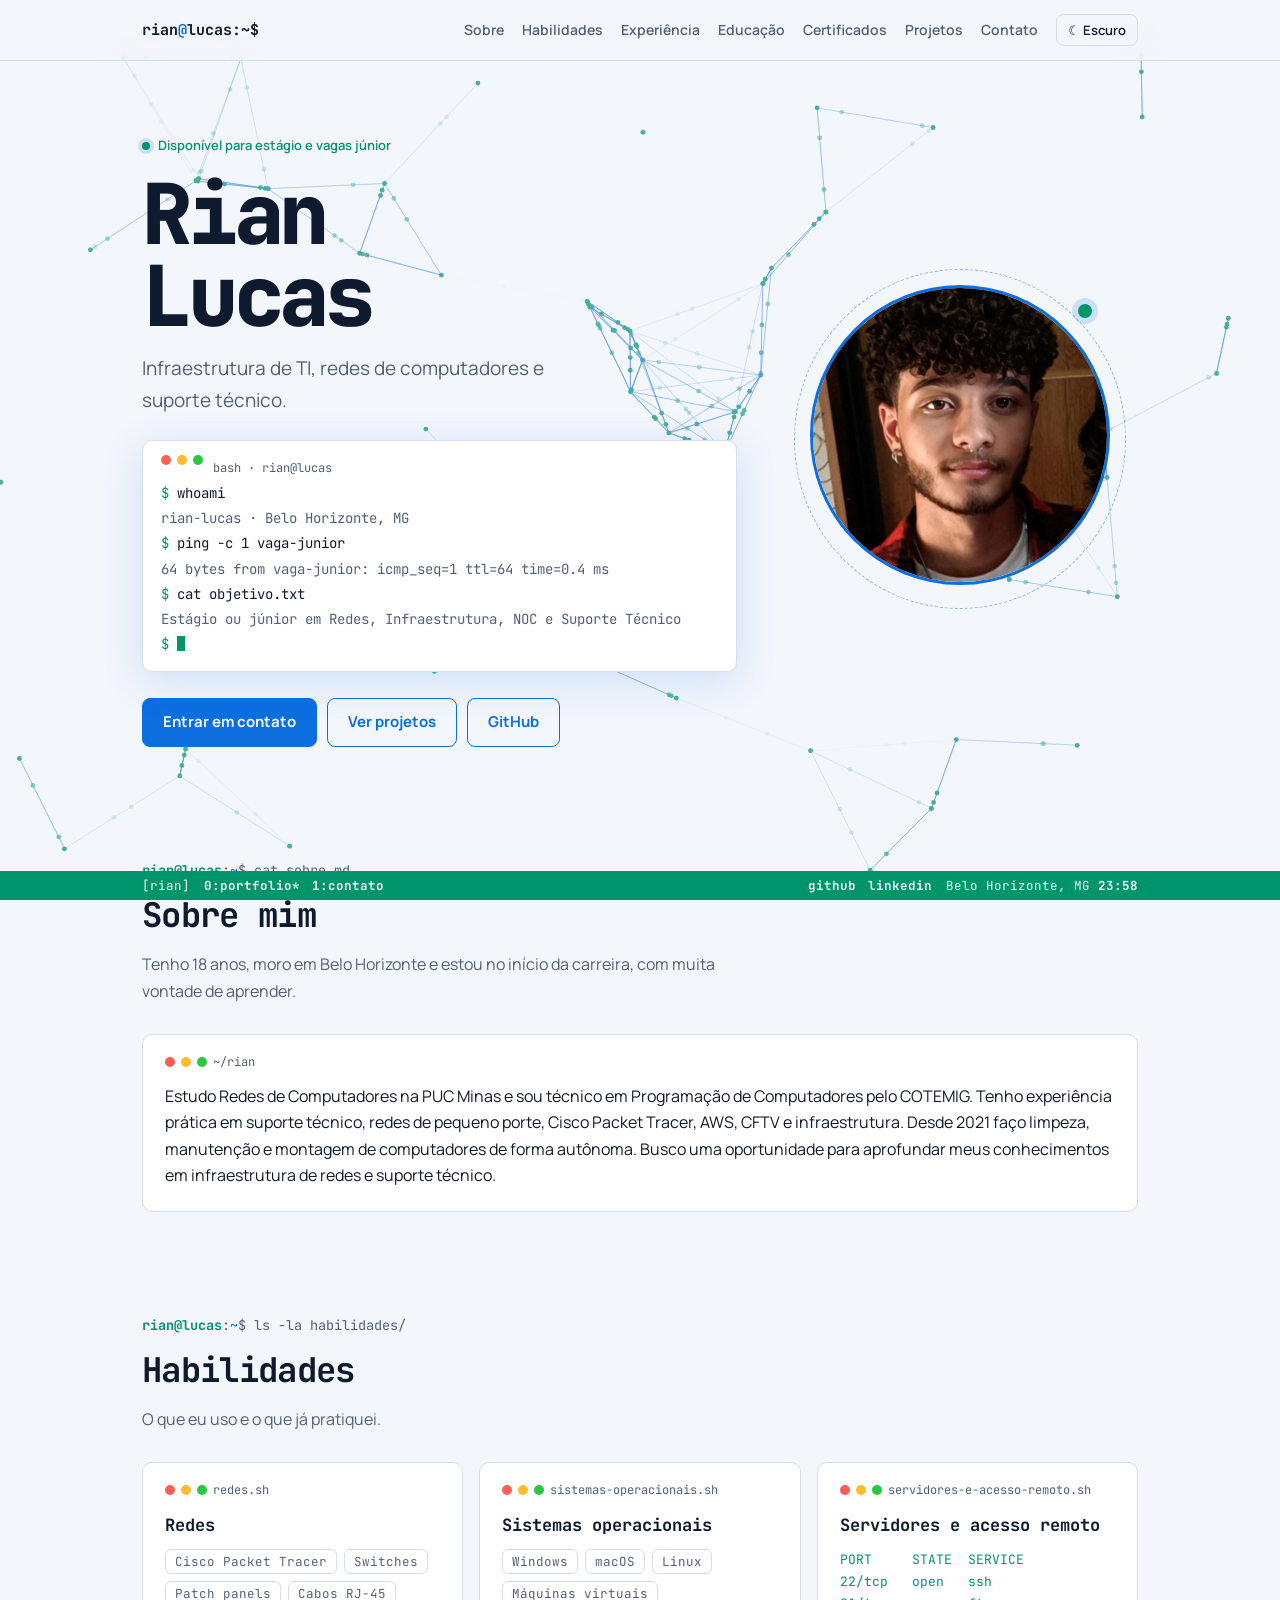
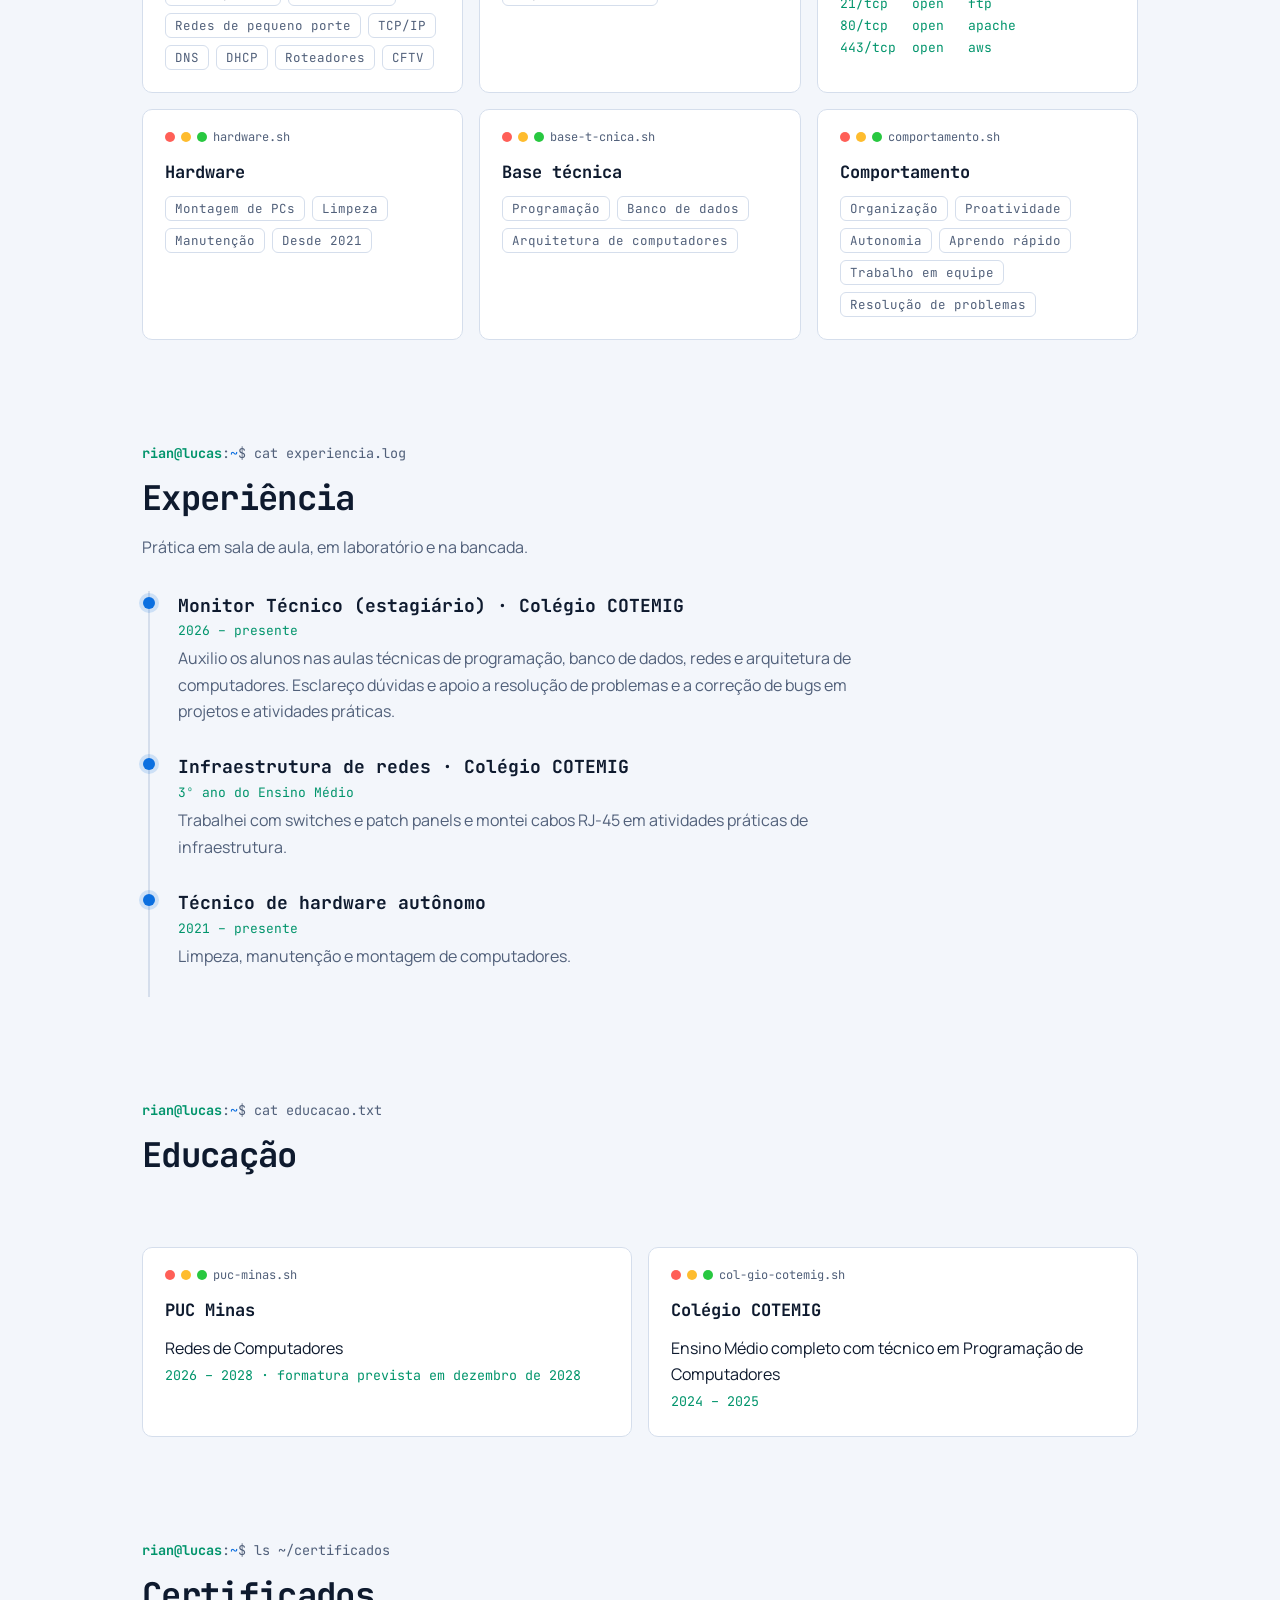
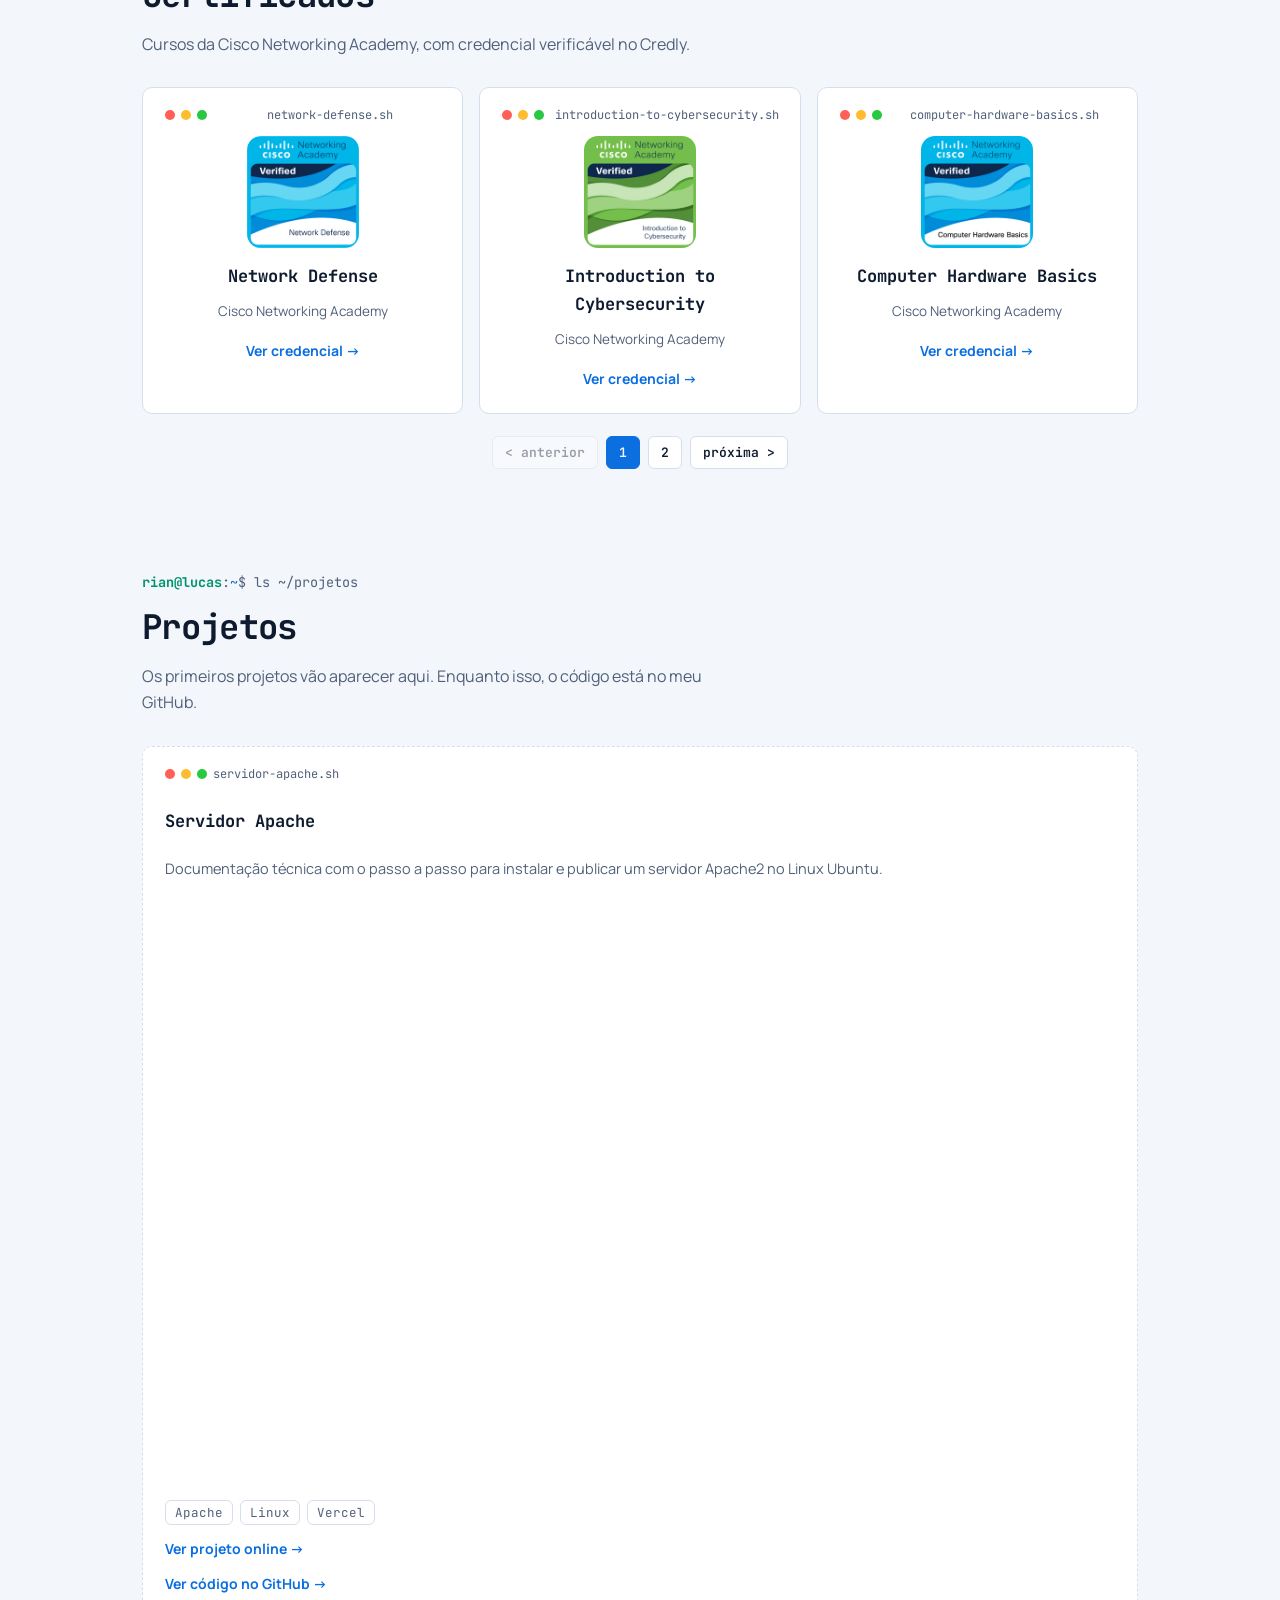
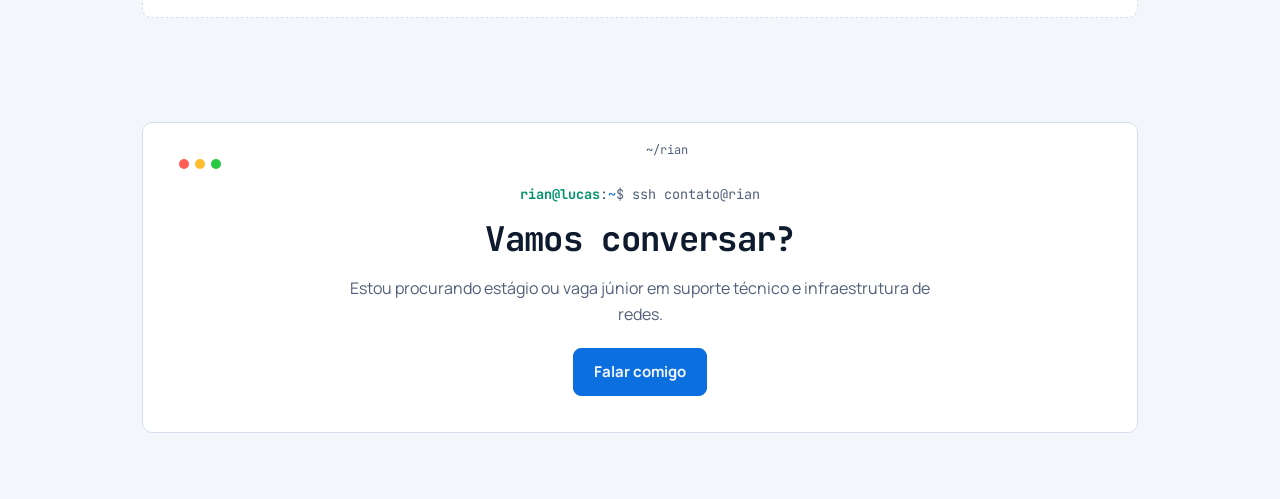
<file: index.html>
<!doctype html><html lang="pt-BR"><head><meta charset="utf-8"><meta name="viewport" content="width=device-width,initial-scale=1"><link rel="icon" href="data:image/svg+xml,%3Csvg xmlns=%27http://www.w3.org/2000/svg%27 viewBox=%270 0 32 32%27%3E%3Ccircle cx=%2716%27 cy=%2716%27 r=%2712%27 fill=%27%2338bdf8%27/%3E%3C/svg%3E"><link rel="preconnect" href="https://fonts.googleapis.com"><link rel="preconnect" href="https://fonts.gstatic.com" crossorigin><link href="https://fonts.googleapis.com/css2?family=JetBrains+Mono:wght@400;600&family=Manrope:wght@400;600;700;800&display=swap" rel="stylesheet"><link rel="stylesheet" href="style.css"><script>try{document.documentElement.dataset.theme=localStorage.getItem("theme")||(matchMedia("(prefers-color-scheme:dark)").matches?"dark":"light")}catch(e){document.documentElement.dataset.theme="dark"}</script>
<title>Rian Lucas · Redes de Computadores e Suporte Técnico</title>
<meta name="description" content="Portfólio de Rian Lucas, estudante de Redes de Computadores na PUC Minas, em busca de estágio ou vaga júnior em suporte técnico e infraestrutura de redes.">
</head><body><canvas id="net" aria-hidden="true"></canvas><div id="hd"></div>
<main>
<section class="hero"><div class="w"><div>
<div class="st">Disponível para estágio e vagas júnior</div>
<h1>Rian<br>Lucas</h1>
<p class="role">Infraestrutura de TI, redes de computadores e suporte técnico.</p>
<div class="term"><div class="ty" style="--n:8;--d:.4s"><i>$</i> whoami</div><div class="o" style="--d:1.2s">rian-lucas · Belo Horizonte, MG</div><div class="ty" style="--n:23;--d:1.6s"><i>$</i> ping -c 1 vaga-junior</div><div class="o" style="--d:2.7s">64 bytes from vaga-junior: icmp_seq=1 ttl=64 time=0.4 ms</div><div class="ty" style="--n:18;--d:3.2s"><i>$</i> cat objetivo.txt</div><div class="o" style="--d:4s">Estágio ou júnior em Redes, Infraestrutura, NOC e Suporte Técnico</div><div class="o" style="--d:4.3s"><i>$</i> <span class="cur"></span></div></div>
<div class="btns"><a class="btn p" href="contato.html">Entrar em contato</a><a class="btn" href="#projetos">Ver projetos</a><a class="btn" href="https://github.com/rianlucas-0" target="_blank" rel="noopener">GitHub</a></div>
</div><div class="ph"><img src="assets/foto.jpeg" alt="Foto de Rian Lucas"></div></div></section>

<section id="sobre"><div class="w rv"><h2>Sobre mim</h2>
<p class="sub">Tenho 18 anos, moro em Belo Horizonte e estou no início da carreira, com muita vontade de aprender.</p>
<div class="card"><p>Estudo Redes de Computadores na PUC Minas e sou técnico em Programação de Computadores pelo COTEMIG. Tenho experiência prática em suporte técnico, redes de pequeno porte, Cisco Packet Tracer, AWS, CFTV e infraestrutura. Desde 2021 faço limpeza, manutenção e montagem de computadores de forma autônoma. Busco uma oportunidade para aprofundar meus conhecimentos em infraestrutura de redes e suporte técnico.</p></div></div></section>

<section id="habilidades"><div class="w rv"><h2>Habilidades</h2><p class="sub">O que eu uso e o que já pratiquei.</p>
<div class="grid">
<div class="card"><h3>Redes</h3><div class="chips"><span>Cisco Packet Tracer</span><span>Switches</span><span>Patch panels</span><span>Cabos RJ-45</span><span>Redes de pequeno porte</span><span>TCP/IP</span><span>DNS</span><span>DHCP</span><span>Roteadores</span><span>CFTV</span></div></div>
<div class="card"><h3>Sistemas operacionais</h3><div class="chips"><span>Windows</span><span>macOS</span><span>Linux</span><span>Máquinas virtuais</span></div></div>
<div class="card"><h3>Servidores e acesso remoto</h3><pre class="nm">PORT     STATE  SERVICE
22/tcp   open   ssh
21/tcp   open   ftp
80/tcp   open   apache
443/tcp  open   aws</pre></div>
<div class="card"><h3>Hardware</h3><div class="chips"><span>Montagem de PCs</span><span>Limpeza</span><span>Manutenção</span><span>Desde 2021</span></div></div>
<div class="card"><h3>Base técnica</h3><div class="chips"><span>Programação</span><span>Banco de dados</span><span>Arquitetura de computadores</span></div></div>
<div class="card"><h3>Comportamento</h3><div class="chips"><span>Organização</span><span>Proatividade</span><span>Autonomia</span><span>Aprendo rápido</span><span>Trabalho em equipe</span><span>Resolução de problemas</span></div></div>
</div></div></section>

<section id="experiencia"><div class="w rv"><h2>Experiência</h2><p class="sub">Prática em sala de aula, em laboratório e na bancada.</p>
<div class="tl">
<div class="it"><h3>Monitor Técnico (estagiário) · Colégio COTEMIG</h3><small>2026 – presente</small><p>Auxilio os alunos nas aulas técnicas de programação, banco de dados, redes e arquitetura de computadores. Esclareço dúvidas e apoio a resolução de problemas e a correção de bugs em projetos e atividades práticas.</p></div>
<div class="it"><h3>Infraestrutura de redes · Colégio COTEMIG</h3><small>3º ano do Ensino Médio</small><p>Trabalhei com switches e patch panels e montei cabos RJ-45 em atividades práticas de infraestrutura.</p></div>
<div class="it"><h3>Técnico de hardware autônomo</h3><small>2021 – presente</small><p>Limpeza, manutenção e montagem de computadores.</p></div>
</div></div></section>

<section id="educacao"><div class="w rv"><h2>Educação</h2><p class="sub">&nbsp;</p>
<div class="grid">
<div class="card"><h3>PUC Minas</h3><p>Redes de Computadores<br><small style="font-family:var(--m);color:var(--ac2)">2026 – 2028 · formatura prevista em dezembro de 2028</small></p></div>
<div class="card"><h3>Colégio COTEMIG</h3><p>Ensino Médio completo com técnico em Programação de Computadores<br><small style="font-family:var(--m);color:var(--ac2)">2024 – 2025</small></p></div>
</div></div></section>

<section id="certificados"><div class="w rv"><h2>Certificados</h2><p class="sub">Cursos da Cisco Networking Academy, com credencial verificável no Credly.</p>
<div class="grid">
<article class="card cert"><img src="assets/certs/network-defense.png" alt="Selo Cisco Networking Academy: Network Defense" width="112" height="112" loading="lazy"><h3>Network Defense</h3><p>Cisco Networking Academy</p><a href="https://www.credly.com/badges/92802409-b31b-4458-aa9b-4b05b2ca8abb/public_url" target="_blank" rel="noopener">Ver credencial →</a></article>
<article class="card cert"><img src="assets/certs/introduction-to-cybersecurity.png" alt="Selo Cisco Networking Academy: Introduction to Cybersecurity" width="112" height="112" loading="lazy"><h3>Introduction to Cybersecurity</h3><p>Cisco Networking Academy</p><a href="https://www.credly.com/badges/72db99c2-ec56-4882-b588-d806c5805c8a/public_url" target="_blank" rel="noopener">Ver credencial →</a></article>
<article class="card cert"><img src="assets/certs/computer-hardware-basics.png" alt="Selo Cisco Networking Academy: Computer Hardware Basics" width="112" height="112" loading="lazy"><h3>Computer Hardware Basics</h3><p>Cisco Networking Academy</p><a href="https://www.credly.com/badges/679ec21f-1c0a-417d-b141-db25988c2ffc/public_url" target="_blank" rel="noopener">Ver credencial →</a></article>
<article class="card cert"><img src="assets/certs/introduction-to-iot.png" alt="Selo Cisco Networking Academy: Introduction to Internet of Things" width="112" height="112" loading="lazy"><h3>Introduction to Internet of Things</h3><p>Cisco Networking Academy</p><a href="https://www.credly.com/badges/95461af8-eb28-4068-ac38-5104c7b96160/public_url" target="_blank" rel="noopener">Ver credencial →</a></article>
<article class="card cert"><img src="assets/certs/digital-awareness.png" alt="Selo Cisco Networking Academy: Digital Awareness" width="112" height="112" loading="lazy"><h3>Digital Awareness</h3><p>Cisco Networking Academy</p><a href="https://www.credly.com/badges/f811a248-6a06-4802-948d-ad0fea408750/public_url" target="_blank" rel="noopener">Ver credencial →</a></article>
<article class="card cert"><img src="assets/certs/introduction-to-modern-ai.png" alt="Selo Cisco Networking Academy: Introduction to Modern AI" width="112" height="112" loading="lazy"><h3>Introduction to Modern AI</h3><p>Cisco Networking Academy</p><a href="https://www.credly.com/badges/80ee0397-f2a1-426b-b958-0e2dd009055c/public_url" target="_blank" rel="noopener">Ver credencial →</a></article>
</div></div></section>

<section id="projetos"><div class="w rv"><h2>Projetos</h2><p class="sub">Os primeiros projetos vão aparecer aqui. Enquanto isso, o código está no meu GitHub.</p>
<div class="grid">
<!-- Para cada projeto, copie um card abaixo, troque título, descrição, tags e link do repositório. -->
<article class="card proj live" data-site="https://servidor-apache2.vercel.app/">
<h3>Servidor Apache</h3>
<p>Documentação técnica com o passo a passo para instalar e publicar um servidor Apache2 no Linux Ubuntu.</p>
<div class="chips"><span>Apache</span><span>Linux</span><span>Vercel</span></div>
<a href="https://servidor-apache2.vercel.app/" target="_blank" rel="noopener">Ver projeto online →</a>
<a href="https://github.com/rianlucas-0/servidor-apache2" target="_blank" rel="noopener">Ver código no GitHub →</a>
</article>
</div></div></section>

<section><div class="w rv"><div class="card" style="text-align:center;padding:36px"><h2>Vamos conversar?</h2><p class="sub" style="margin:0 auto 20px">Estou procurando estágio ou vaga júnior em suporte técnico e infraestrutura de redes.</p><a class="btn p" href="contato.html">Falar comigo</a></div></div></section>
</main><div id="ft"></div><script src="script.js"></script></body></html>
</file>
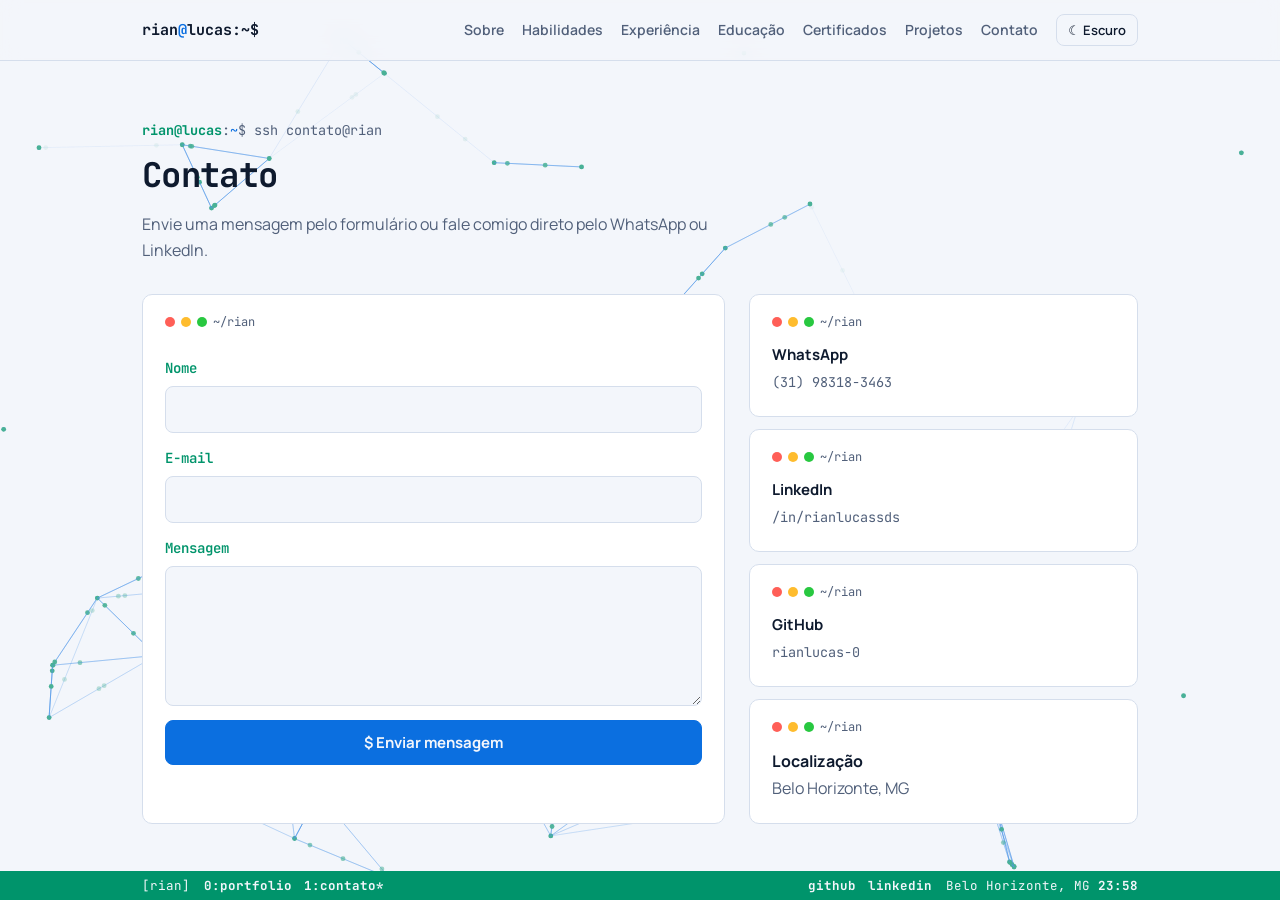
<file: contato.html>
<!doctype html><html lang="pt-BR"><head><meta charset="utf-8"><meta name="viewport" content="width=device-width,initial-scale=1"><link rel="icon" href="data:image/svg+xml,%3Csvg xmlns=%27http://www.w3.org/2000/svg%27 viewBox=%270 0 32 32%27%3E%3Ccircle cx=%2716%27 cy=%2716%27 r=%2712%27 fill=%27%2338bdf8%27/%3E%3C/svg%3E"><link rel="preconnect" href="https://fonts.googleapis.com"><link rel="preconnect" href="https://fonts.gstatic.com" crossorigin><link href="https://fonts.googleapis.com/css2?family=JetBrains+Mono:wght@400;600&family=Manrope:wght@400;600;700;800&display=swap" rel="stylesheet"><link rel="stylesheet" href="style.css"><script>try{document.documentElement.dataset.theme=localStorage.getItem("theme")||(matchMedia("(prefers-color-scheme:dark)").matches?"dark":"light")}catch(e){document.documentElement.dataset.theme="dark"}</script>
<title>Contato · Rian Lucas</title></head><body><canvas id="net" aria-hidden="true"></canvas><div id="hd"></div>
<main><section style="padding-top:60px"><div class="w"><h2>Contato</h2><p class="sub">Envie uma mensagem pelo formulário ou fale comigo direto pelo WhatsApp ou LinkedIn.</p>
<div class="ct"><form id="cf" class="card" novalidate>
<label>Nome<input name="name" required maxlength="100" autocomplete="name"></label>
<label>E-mail<input name="email" type="email" required maxlength="150" autocomplete="email"></label>
<label>Mensagem<textarea name="message" required maxlength="3000"></textarea></label>
<input class="hp" name="company" tabindex="-1" autocomplete="off" aria-hidden="true">
<button class="btn p" type="submit">Enviar mensagem</button><div id="msg" role="status"></div></form>
<div class="links">
<a class="card" href="https://wa.me/5531983183463?text=Ol%C3%A1%20Rian%2C%20vi%20seu%20portf%C3%B3lio%20e%20gostaria%20de%20conversar." target="_blank" rel="noopener"><b>WhatsApp</b><span>(31) 98318-3463</span></a>
<a class="card" href="https://www.linkedin.com/in/rianlucassds/" target="_blank" rel="noopener"><b>LinkedIn</b><span>/in/rianlucassds</span></a>
<a class="card" href="https://github.com/rianlucas-0" target="_blank" rel="noopener"><b>GitHub</b><span>rianlucas-0</span></a>
<div class="card"><b>Localização</b><br><span style="color:var(--mu)">Belo Horizonte, MG</span></div>
</div></div></div></section></main><div id="ft"></div><script src="script.js"></script></body></html>
</file>
<file: style.css>
:root{--bg:#f3f6fb;--bg2:#fff;--tx:#0e1a2e;--mu:#51607a;--ac:#0b6fe0;--ac2:#00946b;--bd:#d5deec;--glow:rgba(11,111,224,.16);--f:'Manrope',system-ui,sans-serif;--m:'JetBrains Mono',ui-monospace,monospace}
[data-theme=dark]{--bg:#060c18;--bg2:#0c1527;--tx:#e5ecf8;--mu:#8b9cb9;--ac:#38bdf8;--ac2:#34d399;--bd:#1a2a46;--glow:rgba(56,189,248,.18)}
*{box-sizing:border-box;margin:0}html{scroll-behavior:smooth;scroll-padding-top:70px}
body{background:var(--bg);color:var(--tx);font:16px/1.65 var(--f);transition:background .3s}
#net{position:fixed;inset:0;width:100%;height:100%;z-index:-1;opacity:.7}
a{color:var(--ac)}:focus-visible{outline:2px solid var(--ac);outline-offset:3px}
.w{max-width:1040px;margin:auto;padding:0 22px}
header{position:sticky;top:0;z-index:9;background:color-mix(in srgb,var(--bg) 82%,transparent);backdrop-filter:blur(10px);border-bottom:1px solid var(--bd)}
header .w{display:flex;align-items:center;gap:18px;height:60px}
.logo{font:700 15px var(--m);color:var(--tx);text-decoration:none;margin-right:auto}.logo b{color:var(--ac)}
nav{display:flex;gap:18px}nav a{color:var(--mu);text-decoration:none;font-size:14px;font-weight:600}nav a:hover{color:var(--ac)}
#tg{background:none;border:1px solid var(--bd);color:var(--tx);border-radius:8px;padding:6px 11px;font:600 13px var(--f);cursor:pointer}
#mb{display:none;background:none;border:0;color:var(--tx);font-size:22px;cursor:pointer}
section{padding:84px 0 20px}h2{font-size:clamp(26px,4vw,34px);letter-spacing:-.02em;margin-bottom:8px}
.sub{color:var(--mu);margin-bottom:30px;max-width:60ch}
.hero{padding:70px 0 30px}.hero .w{display:grid;grid-template-columns:1.25fr .75fr;gap:44px;align-items:center}
h1{font-size:clamp(44px,8vw,84px);line-height:.98;letter-spacing:-.04em}
.role{color:var(--mu);font-size:19px;margin:16px 0 24px;max-width:36ch}
.term{background:var(--bg2);border:1px solid var(--bd);border-radius:10px;font:13.5px/1.8 var(--m);padding:14px 18px;margin-bottom:26px;box-shadow:0 10px 40px var(--glow)}
.term i{color:var(--ac2);font-style:normal}.term span{color:var(--mu)}
.btns{display:flex;flex-wrap:wrap;gap:10px}
.btn{display:inline-block;padding:11px 20px;border-radius:8px;font-weight:700;font-size:15px;text-decoration:none;border:1px solid var(--ac);color:var(--ac);background:none;cursor:pointer;font-family:var(--f);transition:.2s}
.btn.p{background:var(--ac);color:var(--bg)}.btn:hover{transform:translateY(-2px);box-shadow:0 6px 20px var(--glow)}
.ph{position:relative;justify-self:center;width:min(300px,70vw);aspect-ratio:1}
.ph img{width:100%;height:100%;object-fit:cover;border-radius:50%;border:3px solid var(--ac);position:relative;z-index:1}
.ph::before{content:"";position:absolute;inset:-16px;border:1px dashed var(--ac);border-radius:50%;opacity:.5;animation:sp 40s linear infinite}
.ph::after{content:"";position:absolute;width:14px;height:14px;background:var(--ac2);border-radius:50%;top:6%;right:6%;z-index:2;box-shadow:0 0 0 6px var(--glow)}
@keyframes sp{to{transform:rotate(360deg)}}
.st{display:inline-flex;gap:8px;align-items:center;font-size:13px;font-weight:600;color:var(--ac2);margin-bottom:16px}
.st::before{content:"";width:8px;height:8px;border-radius:50%;background:var(--ac2);box-shadow:0 0 0 4px var(--glow)}
.grid{display:grid;grid-template-columns:repeat(auto-fit,minmax(250px,1fr));gap:16px}
.card{background:var(--bg2);border:1px solid var(--bd);border-radius:10px;padding:22px;transition:.2s}
.card h3{font-size:17px;margin-bottom:10px}
.chips{display:flex;flex-wrap:wrap;gap:7px}.chips span{font:12.5px var(--m);border:1px solid var(--bd);border-radius:6px;padding:3px 9px;color:var(--mu)}
.tl{border-left:2px solid var(--bd);margin-left:6px}.it{position:relative;padding:0 0 28px 28px}
.it::before{content:"";position:absolute;left:-7px;top:6px;width:12px;height:12px;border-radius:50%;background:var(--ac);box-shadow:0 0 0 4px var(--glow)}
.it h3{font-size:18px}.it small{display:block;font:13px var(--m);color:var(--ac2);margin:2px 0 6px}.it p{color:var(--mu);max-width:68ch}
.proj{border-style:dashed;display:flex;flex-direction:column;gap:12px;min-height:210px}
.proj:hover{border-color:var(--ac);transform:translateY(-3px)}.proj p{color:var(--mu);font-size:14.5px;flex:1}
.proj a{font-weight:700;font-size:14px;text-decoration:none}
.proj-img{display:block;border:1px solid var(--bd);border-radius:6px;overflow:hidden}
.proj-img img{display:block;width:100%;aspect-ratio:16/10;object-fit:cover;object-position:top}
.ct{display:grid;grid-template-columns:1.2fr .8fr;gap:24px;align-items:start}
form{display:grid;gap:14px}label{font-weight:600;font-size:14px;display:grid;gap:6px}
input,textarea{font:inherit;background:var(--bg);color:var(--tx);border:1px solid var(--bd);border-radius:8px;padding:11px 13px;width:100%}
input:focus,textarea:focus{border-color:var(--ac);outline:none;box-shadow:0 0 0 3px var(--glow)}
textarea{min-height:140px;resize:vertical}.hp{position:absolute;left:-9999px}
#msg{font-size:14px;font-weight:600;min-height:22px}.ok{color:var(--ac2)}.er{color:#e5484d}
.links{display:grid;gap:12px}.links a{display:block;text-decoration:none;color:var(--tx)}
.links a b{display:block;font-size:15px}.links a span{color:var(--mu);font-size:13.5px;font-family:var(--m)}
.links a:hover{border-color:var(--ac)}
footer{margin-top:80px;border-top:1px solid var(--bd);padding:26px 0;color:var(--mu);font-size:14px}
footer .w{display:flex;flex-wrap:wrap;justify-content:space-between;gap:10px}
.rv{opacity:0;transform:translateY(14px);transition:.6s}.rv.on{opacity:1;transform:none}
@media(max-width:800px){.hero .w,.ct{grid-template-columns:1fr}.ph{order:-1;width:200px}
#mb{display:block}nav{display:none;position:absolute;top:60px;left:0;right:0;background:var(--bg2);flex-direction:column;padding:16px 22px;border-bottom:1px solid var(--bd)}nav.open{display:flex}}
@media(prefers-reduced-motion:reduce){*{animation:none!important;transition:none!important;scroll-behavior:auto!important}.rv{opacity:1;transform:none}}

/* ===== Tema terminal ===== */
[data-theme=dark]{--bg:#04080f;--bg2:#0a111c;--bd:#16263f}
h1,h2,h3{font-family:var(--m)}h1{font-weight:800;letter-spacing:-.05em}
body{padding-bottom:46px}
.card,.term{position:relative}
.card::before,.term::before{content:"";display:block;width:10px;height:10px;border-radius:50%;background:#ff5f57;box-shadow:16px 0 #febc2e,32px 0 #28c840;margin-bottom:16px}
.card[data-t]::after,.term[data-t]::after{content:attr(data-t);position:absolute;top:21px;left:70px;right:16px;font:12px/12px var(--m);color:var(--mu);white-space:nowrap;overflow:hidden;text-overflow:ellipsis}
.cmd{font:13.5px var(--m);color:var(--mu);margin-bottom:8px}.cmd b{color:var(--ac2)}.cmd u{color:var(--ac);text-decoration:none}
.term{font-size:14px;min-height:178px}.term .ty,.term .o{white-space:pre-wrap}
.ty{width:0;overflow:hidden;white-space:nowrap!important;animation:ty .8s steps(var(--n)) var(--d) forwards}
.o{opacity:0;color:var(--mu);animation:fi .2s var(--d) forwards}
@keyframes ty{to{width:calc(var(--n)*1ch)}}@keyframes fi{to{opacity:1}}@keyframes bl{50%{opacity:0}}
.cur{display:inline-block;width:8px;height:15px;vertical-align:-2px;background:var(--ac2);animation:bl 1s steps(1) infinite}
.nm{font:13px/1.7 var(--m);color:var(--ac2);overflow-x:auto}
#cf button::before{content:"$ "}
input,textarea{font-family:var(--m);font-size:14px}label{font-family:var(--m);color:var(--ac2)}
footer{position:fixed;bottom:0;left:0;right:0;margin:0;padding:6px 0;border:0;background:var(--ac2);color:var(--bg);font:12.5px var(--m);z-index:9}
footer a{color:inherit;text-decoration:none;margin:0 6px;font-weight:700}footer a:hover{text-decoration:underline}
@media(prefers-reduced-motion:reduce){.ty{width:auto!important}.o{opacity:1!important}}
.cert{text-align:center}.cert img{display:block;margin:0 auto 14px;width:112px;height:112px;border-radius:14px}
.cert p{color:var(--mu);font-size:13.5px;margin:4px 0 14px}.cert a{font-weight:700;font-size:14px;text-decoration:none}
.cert:hover{border-color:var(--ac);transform:translateY(-3px)}
.pager{display:flex;justify-content:center;flex-wrap:wrap;gap:8px;margin-top:22px}
.pager button{font:600 13px var(--m);background:var(--bg2);color:var(--tx);border:1px solid var(--bd);border-radius:6px;padding:7px 12px;cursor:pointer}
.pager button:hover:not(:disabled){border-color:var(--ac);color:var(--ac)}
.pager button[aria-current]{background:var(--ac);color:var(--bg);border-color:var(--ac)}
.pager button:disabled{opacity:.4;cursor:default}
[hidden]{display:none!important}
</file>
